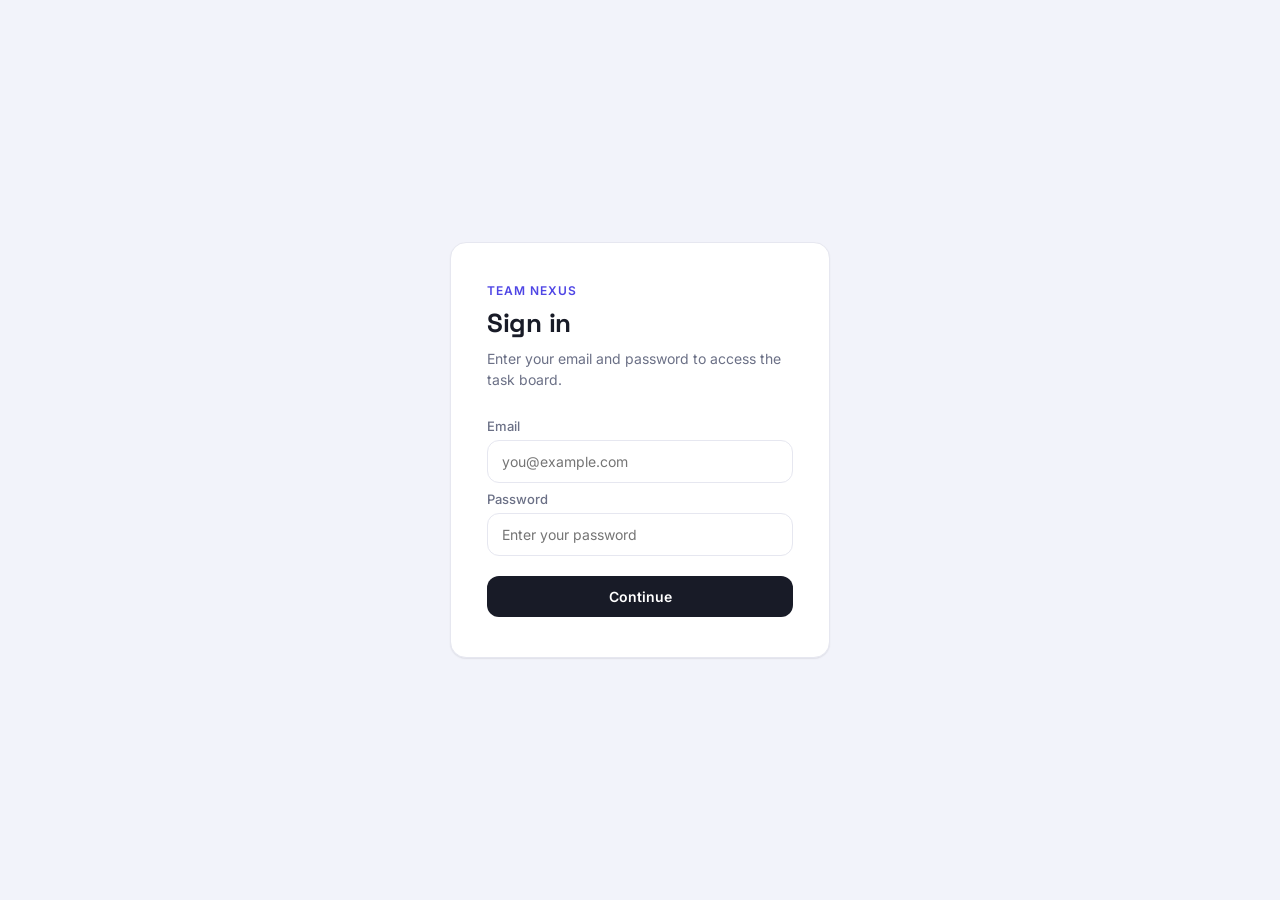
<file: index.html>
<!DOCTYPE html>
<html lang="en">
<head>
<meta charset="UTF-8" />
<meta name="viewport" content="width=device-width, initial-scale=1.0" />
<title>Task Board — Team Nexus</title>
<link rel="preconnect" href="https://fonts.googleapis.com" />
<link rel="preconnect" href="https://fonts.gstatic.com" crossorigin />
<link href="https://fonts.googleapis.com/css2?family=Space+Grotesk:wght@500;600;700&family=Inter:wght@400;500;600&display=swap" rel="stylesheet" />
<link rel="stylesheet" href="style.css" />
 <script>
  if (!localStorage.getItem('loggedInUser')) {
    window.location.href = 'login.html';
  }
</script> 
</head>
<body>

  <header class="board-header">
    <div class="board-header__title">
      <span class="board-header__eyebrow">Team Nexus</span>
      <h1>Task Board</h1>
    </div>
    <div class="board-header__actions">
    <button id="addTaskBtn" class="btn-add" type="button">
      <span class="btn-add__plus" aria-hidden="true">+</span>
      Add new task
    </button>

     <button id="logoutBtn" class="btn-logout" type="button">
      Log out
    </button>
    </div>
  </header>

  <main class="board" role="main">

    <section class="column" data-status="in-progress" aria-labelledby="col-in-progress">
      <header class="column__header">
        <span class="column__dot column__dot--progress" aria-hidden="true"></span>
        <h2 id="col-in-progress">In Progress</h2>
        <span class="column__count" aria-label="task count">0</span>
      </header>
      <div class="column__cards"><!-- cards injected by board.js --></div>
    </section>

    <section class="column" data-status="completed" aria-labelledby="col-completed">
      <header class="column__header">
        <span class="column__dot column__dot--completed" aria-hidden="true"></span>
        <h2 id="col-completed">Completed</h2>
        <span class="column__count" aria-label="task count">0</span>
      </header>
      <div class="column__cards"><!-- cards injected by board.js --></div>
    </section>

    <section class="column" data-status="wont-do" aria-labelledby="col-wont-do">
      <header class="column__header">
        <span class="column__dot column__dot--wontdo" aria-hidden="true"></span>
        <h2 id="col-wont-do">Won't Do</h2>
        <span class="column__count" aria-label="task count">0</span>
      </header>
      <div class="column__cards"><!-- cards injected by board.js --></div>
    </section>

  </main>


  <!-- Person 3's popup layer -->
   <section class="popup hidden" id="taskPopup">
      <div class="popup__content">
      <div class="popup__header">
        <h1>Task Details</h1>
          <button class="popup__close" id="closePopupBtn" type="button" aria-label="Close popup">×</button>
        </div>

      <form class="popup__form" id="taskForm">
        <div class="task-title">
        <label for="taskTitle">Task name</label>
          <input type="text" id="taskTitle" name="taskTitle" required />
        </div>

        <label for="taskDescription">Description</label>
        <div>
          <textarea id="taskDescription" name="taskDescription" rows="4"  placeholder="Enter a short description"></textarea>
        </div>
        
        <label for="taskStatus">Icons</label>
        <div class="icon-buttons">
          <button type="button" class="icon-button" id="icon1" data-icon="🏃‍♀️">🏃‍♀️</button>
          <button type="button" class="icon-button" id="icon2" data-icon="🥗">🥗</button>
          <button type="button" class="icon-button" id="icon3" data-icon="💬">💬</button>
          <button type="button" class="icon-button" id="icon4" data-icon="📜">📜</button>
          <button type="button" class="icon-button" id="icon5" data-icon="💧">💧</button>
          <button type="button" class="icon-button" id="icon6" data-icon="⏰">⏰</button>
        </div>

        <label for="taskStatus">Status</label>
         <div class="status-buttons">
              <button type="button" class="status-button" id="status1" data-status="in-progress">
                <span class="status-dot status-dot--progress"><img class="status-icon" src="https://i.pinimg.com/736x/2b/f6/dd/2bf6dd3a925fbe204cc41bb9e93973e0.jpg" alt="In Progress" /></span> In Progress
              </button>
              <button type="button" class="status-button" id="status2" data-status="completed">
                <span class="status-dot status-dot--completed"><img class="status-icon" src="https://i.pinimg.com/736x/78/fa/94/78fa9438077616f85ba9e31709011e64.jpg" alt="Completed" /></span> Completed
              </button>
              <button type="button" class="status-button" id="status3" data-status="wont-do">
                <span class="status-dot status-dot--wontdo"><img class="status-icon" src="https://i.pinimg.com/736x/ac/c4/ae/acc4ae9c3c78590791f30624ca7a8f77.jpg" alt="Won't Do" /></span> Won't Do
              </button>
          </div>
          
        
        <div class="popup__actions">
          <button type="button" class="btn-delete" id="deleteTaskBtn">Delete</button>
          <button type="submit" class="btn-submit" id="saveTaskBtn">Save</button>
        </div>
      </form>
     </div>
   </section>

  <!-- Person 1's data layer, untouched -->
  <script src="part1.js"></script>
  <!-- Person 2's board layer -->
  <script src="board.js"></script>
  <script src="popup.js"></script>
  <script src="logn.js"></script>
</body>
</html>
</file>
<file: style.css>
/* ===========================================
   TASK BOARD — DESIGN POLISH & THEME (PERSON 5)
   =========================================== */

:root {
  /* Blueprint Dark Cosmic Theme */
  --bg-gradient: linear-gradient(135deg, #140d1e 0%, #23122e 50%, #1a0f28 100%);
  --surface-board: rgba(255, 255, 255, 0.96);
  --surface-card: #ffffff;
  --ink: #111827;
  --ink-soft: #6b7280;
  --border: #e5e7eb;

  /* Status Accents & Soft Background Fills */
  --accent-progress: #f49e0a;
  --accent-progress-bg: #fef3c7;
  
  --accent-completed: #10b981;
  --accent-completed-bg: #d1fae5;
  
  --accent-wontdo: #f43f5e;
  --accent-wontdo-bg: #ffe4e6;

  /* Elevation & Geometry */
  --radius-xl: 24px;
  --radius-lg: 16px;
  --radius-md: 12px;
  --shadow-board: 0 25px 50px -12px rgba(0, 0, 0, 0.4);
  --shadow-card: 0 2px 4px rgba(0, 0, 0, 0.04), 0 1px 2px rgba(0, 0, 0, 0.02);
  --shadow-card-hover: 0 12px 24px -6px rgba(0, 0, 0, 0.12), 0 4px 8px -2px rgba(0, 0, 0, 0.06);

  --font-display: "Space Grotesk", "Inter", sans-serif;
  --font-body: "Inter", sans-serif;
}

* {
  box-sizing: border-box;
}

html,
body {
  margin: 0;
  padding: 0;
}

body {
  background: var(--bg-gradient);
  background-attachment: fixed;
  color: var(--ink);
  font-family: var(--font-body);
  min-height: 100vh;
  display: flex;
  flex-direction: column;
}

/* ---------- Header & Action Controls ---------- */

.board-header {
  display: flex;
  align-items: center;
  justify-content: space-between;
  gap: 16px;
  padding: 36px clamp(16px, 5vw, 64px) 24px;
  max-width: 1400px;
  width: 100%;
  margin: 0 auto;
}

.board-header__eyebrow {
  display: inline-block;
  font-family: var(--font-body);
  font-size: 11px;
  font-weight: 700;
  letter-spacing: 0.12em;
  text-transform: uppercase;
  color: #a78bfa;
  margin-bottom: 4px;
}

.board-header__title h1 {
  font-family: var(--font-display);
  font-size: clamp(24px, 4vw, 36px);
  font-weight: 700;
  margin: 0;
  letter-spacing: -0.02em;
  color: #ffffff;
  text-shadow: 0 2px 10px rgba(0, 0, 0, 0.3);
}

.board-header__actions {
  display: flex;
  align-items: center;
  gap: 12px;
}

.btn-add, .btn-logout {
  display: inline-flex;
  align-items: center;
  gap: 8px;
  background: #ffffff;
  color: #111827;
  border: none;
  border-radius: var(--radius-md);
  font-family: var(--font-body);
  font-size: 14px;
  font-weight: 600;
  padding: 12px 20px;
  cursor: pointer;
  box-shadow: 0 4px 14px rgba(0, 0, 0, 0.25);
  transition: transform 0.2s cubic-bezier(0.16, 1, 0.3, 1), background 0.2s ease, box-shadow 0.2s ease;
  flex-shrink: 0;
}
.btn-logout{
  padding: 12px 25px;
}

.btn-add:hover, .btn-logout:hover {
  background: #f3f4f6;
  transform: translateY(-2px);
  box-shadow: 0 8px 20px rgba(0, 0, 0, 0.35);
}

.btn-add:active, .btn-logout:active {
  transform: translateY(0);
}

.btn-add:focus-visible, .btn-logout:focus-visible {
  outline: 3px solid #a78bfa;
  outline-offset: 3px;
}

.btn-add__plus, .btn-logout__plus {
  font-size: 18px;
  font-weight: 700;
  line-height: 1;
}



/* ---------- Main Board Panel ---------- */

.board {
  display: grid;
  grid-template-columns: repeat(3, minmax(280px, 1fr));
  gap: 24px;
  padding: 0 clamp(16px, 5vw, 64px) 64px;
  align-items: start;
  max-width: 1400px;
  width: 100%;
  margin: 0 auto;
}

.column {
  background: rgba(255, 255, 255, 0.92);
  backdrop-filter: blur(12px);
  border-radius: var(--radius-xl);
  padding: 20px;
  box-shadow: var(--shadow-board);
  border: 1px solid rgba(255, 255, 255, 0.2);
  min-width: 0;
}

.column__header {
  display: flex;
  align-items: center;
  gap: 10px;
  padding: 4px 4px 18px;
}

.column__header h2 {
  font-family: var(--font-display);
  font-size: 16px;
  font-weight: 700;
  margin: 0;
  flex: 1;
  min-width: 0;
  color: #1f2937;
}

.column__dot {
  width: 10px;
  height: 10px;
  border-radius: 50%;
  flex-shrink: 0;
}

.column__dot--progress { background: var(--accent-progress); }
.column__dot--completed { background: var(--accent-completed); }
.column__dot--wontdo    { background: var(--accent-wontdo); }

.column__count {
  font-family: var(--font-body);
  font-size: 12px;
  font-weight: 700;
  color: var(--ink-soft);
  background: rgba(0, 0, 0, 0.05);
  border-radius: 999px;
  padding: 3px 10px;
  flex-shrink: 0;
}

.column__cards {
  display: flex;
  flex-direction: column;
  gap: 14px;
  min-height: 80px;
}

.column__empty {
  border: 2px dashed rgba(0, 0, 0, 0.1);
  border-radius: var(--radius-lg);
  color: var(--ink-soft);
  font-size: 13px;
  font-weight: 500;
  text-align: center;
  padding: 32px 16px;
  margin: 0;
}

/* ---------- Task Cards ---------- */

.task-card {
  background: var(--surface-card);
  border: 1px solid var(--border);
  border-radius: var(--radius-lg);
  box-shadow: var(--shadow-card);
  display: flex;
  gap: 14px;
  align-items: flex-start;
  padding: 16px;
  cursor: pointer;
  border-left: 4px solid transparent;
  transition: box-shadow 0.2s ease, transform 0.2s cubic-bezier(0.16, 1, 0.3, 1), border-color 0.2s ease, background-color 0.2s ease;
}

.task-card:hover {
  box-shadow: var(--shadow-card-hover);
  transform: translateY(-3px);
}

.task-card:focus-visible {
  outline: 3px solid #a78bfa;
  outline-offset: 2px;
}

/* Dynamic Card Default Colors per Status */
.column[data-status="in-progress"] .task-card {
  border-left-color: var(--accent-progress);
  background-color: #fffdfa;
}

.column[data-status="completed"] .task-card {
  border-left-color: var(--accent-completed);
  background-color: #fafdfb;
}

.column[data-status="wont-do"] .task-card {
  border-left-color: var(--accent-wontdo);
  background-color: #fffafb;
}

/* Dynamic Card Hover Colors per Status */
.column[data-status="in-progress"] .task-card:hover {
  background-color: var(--accent-progress-bg);
  border-color: var(--accent-progress);
}

.column[data-status="completed"] .task-card:hover {
  background-color: var(--accent-completed-bg);
  border-color: var(--accent-completed);
}

.column[data-status="wont-do"] .task-card:hover {
  background-color: var(--accent-wontdo-bg);
  border-color: var(--accent-wontdo);
}

.column[data-status="wont-do"] .task-card__title {
  color: var(--ink-soft);
  text-decoration: line-through;
  text-decoration-color: var(--accent-wontdo);
}

.task-card__icon {
  font-size: 20px;
  line-height: 1;
  width: 40px;
  height: 40px;
  flex-shrink: 0;
  display: flex;
  align-items: center;
  justify-content: center;
  border-radius: var(--radius-md);
  background: var(--accent-progress-bg);
}

.column[data-status="completed"] .task-card__icon {
  background: var(--accent-completed-bg);
}

.column[data-status="wont-do"] .task-card__icon {
  background: var(--accent-wontdo-bg);
}

.task-card__body {
  min-width: 0;
}

.task-card__title {
  font-family: var(--font-display);
  font-size: 15px;
  font-weight: 600;
  color: var(--ink);
  margin: 0 0 4px;
  word-break: break-word;
}

.task-card__desc {
  font-size: 13px;
  color: var(--ink-soft);
  margin: 0;
  line-height: 1.5;
  display: -webkit-box;
  -webkit-line-clamp: 2;
  -webkit-box-orient: vertical;
  overflow: hidden;
}

/* ---------- Modal Ready Helper Classes (For Person 3 & 4) ---------- */

.modal-overlay {
  position: fixed;
  inset: 0;
  background: rgba(0, 0, 0, 0.6);
  backdrop-filter: blur(6px);
  display: flex;
  align-items: center;
  justify-content: center;
  padding: 20px;
  z-index: 1000;
  transition: opacity 0.25s ease, visibility 0.25s ease;
}

.modal-card {
  background: #ffffff;
  width: 100%;
  max-width: 480px;
  border-radius: var(--radius-xl);
  padding: 28px;
  box-shadow: 0 20px 25px -5px rgba(0, 0, 0, 0.3);
}

.hidden {
  display: none !important;
  opacity: 0;
  pointer-events: none;
}

/* ---------- Task Popup ---------- */

.popup {
  position: fixed;
  inset: 0;
  background: rgba(20, 13, 30, 0.65);
  backdrop-filter: blur(6px);
  display: flex;
  align-items: center;
  justify-content: center;
  padding: 20px;
  z-index: 1000;
}

.popup__content {
  background: #ffffff;
  width: 100%;
  max-width: 480px;
  max-height: 90vh;
  overflow-y: auto;
  border-radius: var(--radius-xl);
  padding: 28px;
  box-shadow: 0 20px 25px -5px rgba(0, 0, 0, 0.3);
}

.popup__header {
  display: flex;
  align-items: center;
  justify-content: space-between;
  margin-bottom: 20px;
}

.popup__header h1 {
  font-family: var(--font-display);
  font-size: 20px;
  font-weight: 700;
  margin: 0;
  color: var(--ink);
}

.popup__close {
  background: none;
  border: none;
  font-size: 22px;
  line-height: 1;
  color: var(--ink-soft);
  cursor: pointer;
  padding: 4px 8px;
  border-radius: var(--radius-md);
  transition: background 0.15s ease, color 0.15s ease;
}

.popup__close:hover {
  background: rgba(0, 0, 0, 0.06);
  color: var(--ink);
}

.popup__form {
  display: flex;
  flex-direction: column;
  gap: 16px;
}

.popup__form label {
  display: block;
  font-family: var(--font-body);
  font-size: 13px;
  font-weight: 600;
  color: var(--ink);
  margin-bottom: 6px;
}

.popup__form input[type="text"],
.popup__form textarea {
  width: 100%;
  font-family: var(--font-body);
  font-size: 14px;
  color: var(--ink);
  background: #f9fafb;
  border: 1px solid var(--border);
  border-radius: var(--radius-md);
  padding: 10px 12px;
  resize: vertical;
  transition: border-color 0.15s ease, box-shadow 0.15s ease;
}

.popup__form input[type="text"]:focus,
.popup__form textarea:focus {
  outline: none;
  border-color: #a78bfa;
  box-shadow: 0 0 0 3px rgba(167, 139, 250, 0.25);
}

.icon-buttons {
  display: flex;
  flex-wrap: wrap;
  gap: 8px;
}

.icon-button {
  font-size: 18px;
  background: #f9fafb;
  border: 1px solid var(--border);
  border-radius: var(--radius-md);
  width: 42px;
  height: 42px;
  display: flex;
  align-items: center;
  justify-content: center;
  cursor: pointer;
  transition: border-color 0.15s ease, background 0.15s ease, transform 0.15s ease;
}

.icon-button:hover {
  background: #f3f4f6;
}

.icon-button.selected {
  border-color: #a78bfa;
  background: #ede9fe;
  transform: translateY(-1px);
}

.status-buttons {
  display: flex;
  flex-direction: column;
  gap: 8px;
}

.status-button {
  display: flex;
  align-items: center;
  gap: 10px;
  font-family: var(--font-body);
  font-size: 13px;
  font-weight: 600;
  color: var(--ink);
  background: #f9fafb;
  border: 1px solid var(--border);
  border-radius: var(--radius-md);
  padding: 10px 12px;
  cursor: pointer;
  text-align: left;
  transition: border-color 0.15s ease, background 0.15s ease;
}

.status-button:hover {
  background: #f3f4f6;
}

.status-button.selected {
  border-color: #a78bfa;
  background: #ede9fe;
}

.status-dot {
  width: 20px;
  height: 20px;
  border-radius: 50%;
  flex-shrink: 0;
  display: flex;
  align-items: center;
  justify-content: center;
  overflow: hidden;
}

.status-dot--progress { background: var(--accent-progress-bg); }
.status-dot--completed { background: var(--accent-completed-bg); }
.status-dot--wontdo { background: var(--accent-wontdo-bg); }

.status-icon {
  width: 12px;
  height: 12px;
  object-fit: cover;
  border-radius: 50%;
}

.popup__actions {
  display: flex;
  justify-content: space-between;
  align-items: center;
  gap: 12px;
  margin-top: 8px;
}

.btn-delete,
.btn-submit {
  font-family: var(--font-body);
  font-size: 14px;
  font-weight: 600;
  border-radius: var(--radius-md);
  padding: 10px 20px;
  cursor: pointer;
  border: none;
  transition: transform 0.15s ease, background 0.15s ease, box-shadow 0.15s ease;
}

.btn-delete {
  background: #fff1f2;
  color: var(--accent-wontdo);
}

.btn-delete:hover {
  background: #ffe4e6;
}

.btn-submit {
  background: var(--ink);
  color: #ffffff;
  margin-left: auto;
  box-shadow: 0 4px 14px rgba(0, 0, 0, 0.15);
}

.btn-submit:hover {
  transform: translateY(-2px);
  box-shadow: 0 8px 20px rgba(0, 0, 0, 0.2);
}

/* ---------- Responsive Breakpoints ---------- */

@media (max-width: 960px) {
  .board {
    grid-template-columns: 1fr;
    gap: 20px;
  }
}

@media (max-width: 520px) {
  .board-header {
    flex-direction: column;
    align-items: flex-start;
  }

  .btn-add {
    width: 100%;
    justify-content: center;
  }
}

@media (prefers-reduced-motion: reduce) {
  .task-card,
  .btn-add {
    transition: none;
  }
}
</file>
<file: login.css>
/* ===========================================
   LOGIN — reuses Task Board design tokens
=========================================== */

:root {
    --bg: #f2f3fa;
    --surface: #ffffff;
    --ink: #181b27;
    --ink-soft: #6b7086;
    --border: #e6e7f0;

    --accent-progress: #4f46e5;
    --accent-progress-bg: #edecfd;

    --radius-lg: 16px;
    --radius-md: 12px;
    --shadow-card: 0 1px 2px rgba(24, 27, 39, 0.05), 0 1px 1px rgba(24, 27, 39, 0.03);

    --font-display: "Space Grotesk", "Inter", sans-serif;
    --font-body: "Inter", sans-serif;
}

* {
    box-sizing: border-box;
}

html,
body {
    margin: 0;
    padding: 0;
}

body {
    background: var(--bg);
    color: var(--ink);
    font-family: var(--font-body);
    min-height: 100vh;
    display: flex;
    align-items: center;
    justify-content: center;
    padding: 24px;
}

.auth-card {
    background: var(--surface);
    border: 1px solid var(--border);
    border-radius: var(--radius-lg);
    box-shadow: var(--shadow-card);
    padding: 40px 36px;
    width: 100%;
    max-width: 380px;
}

.auth-card__eyebrow {
    display: block;
    font-size: 12px;
    font-weight: 600;
    letter-spacing: 0.08em;
    text-transform: uppercase;
    color: var(--accent-progress);
    margin-bottom: 8px;
}

.auth-card h1 {
    font-family: var(--font-display);
    font-size: 26px;
    font-weight: 700;
    margin: 0 0 8px;
    letter-spacing: -0.01em;
}

.auth-card__subtitle {
    font-size: 14px;
    color: var(--ink-soft);
    margin: 0 0 28px;
    line-height: 1.5;
}

.auth-form label {
    display: block;
    font-size: 13px;
    font-weight: 500;
    color: var(--ink-soft);
    margin-bottom: 6px;
}

.auth-form input[type="email"], .auth-form input[type="password"] {
    width: 100%;
    padding: 12px 14px;
    border: 1px solid var(--border);
    border-radius: var(--radius-md);
    font-family: inherit;
    font-size: 14px;
    margin-bottom: 8px;
}

.auth-form input[type="email"]:focus, .auth-form input[type="password"]:focus {
    outline: none;
    border-color: var(--accent-progress);
}

.auth-error {
    color: #ef4444;
    font-size: 13px;
    margin: 4px 0 8px;
}

.auth-error.hidden {
    display: none;
}

.btn-signin {
    width: 100%;
    background: var(--ink);
    color: #fff;
    border: none;
    border-radius: var(--radius-md);
    font-family: var(--font-body);
    font-size: 14px;
    font-weight: 600;
    padding: 12px 18px;
    cursor: pointer;
    margin-top: 12px;
    transition: background 0.15s ease-in-out, transform 0.15s ease-in-out;
}

.btn-signin:hover {
    background: var(--accent-progress);
    transform: translateY(-1px);
}

.btn-signin:active {
    transform: translateY(0);
}

@media (max-width: 420px) {
    .auth-card {
        padding: 28px 24px;
    }
}
</file>
